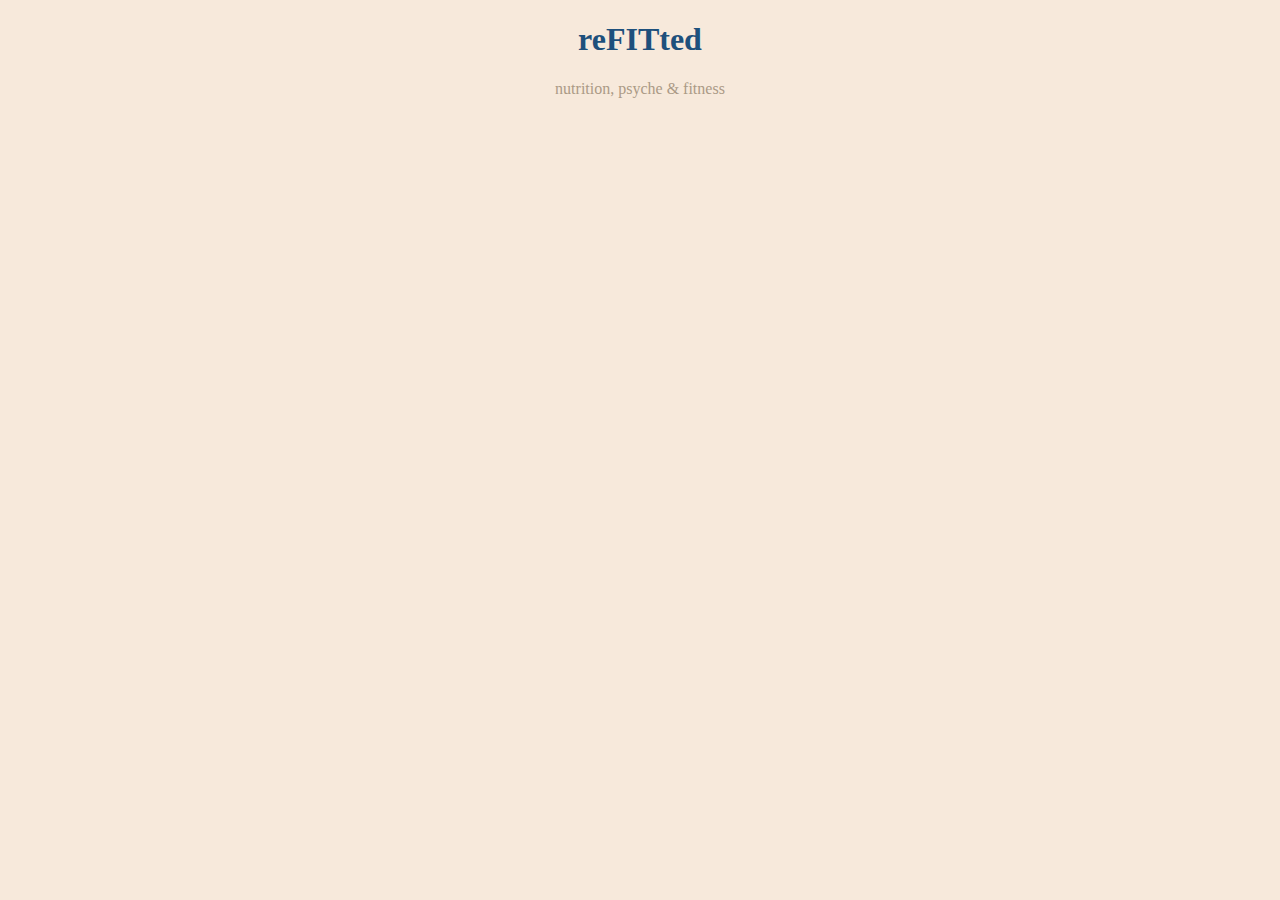
<file: unit_1/index.html>
<!DOCTYPE html>
<html>
<head>
	<title>reFITted</title>
	<link rel="stylesheet" type="text/css" href="css/style.css">
</head>
<body>
	<h1 align="center">reFITted</h1>
	<p align="center">nutrition, psyche & fitness</p>

</body>
</html>
</file>
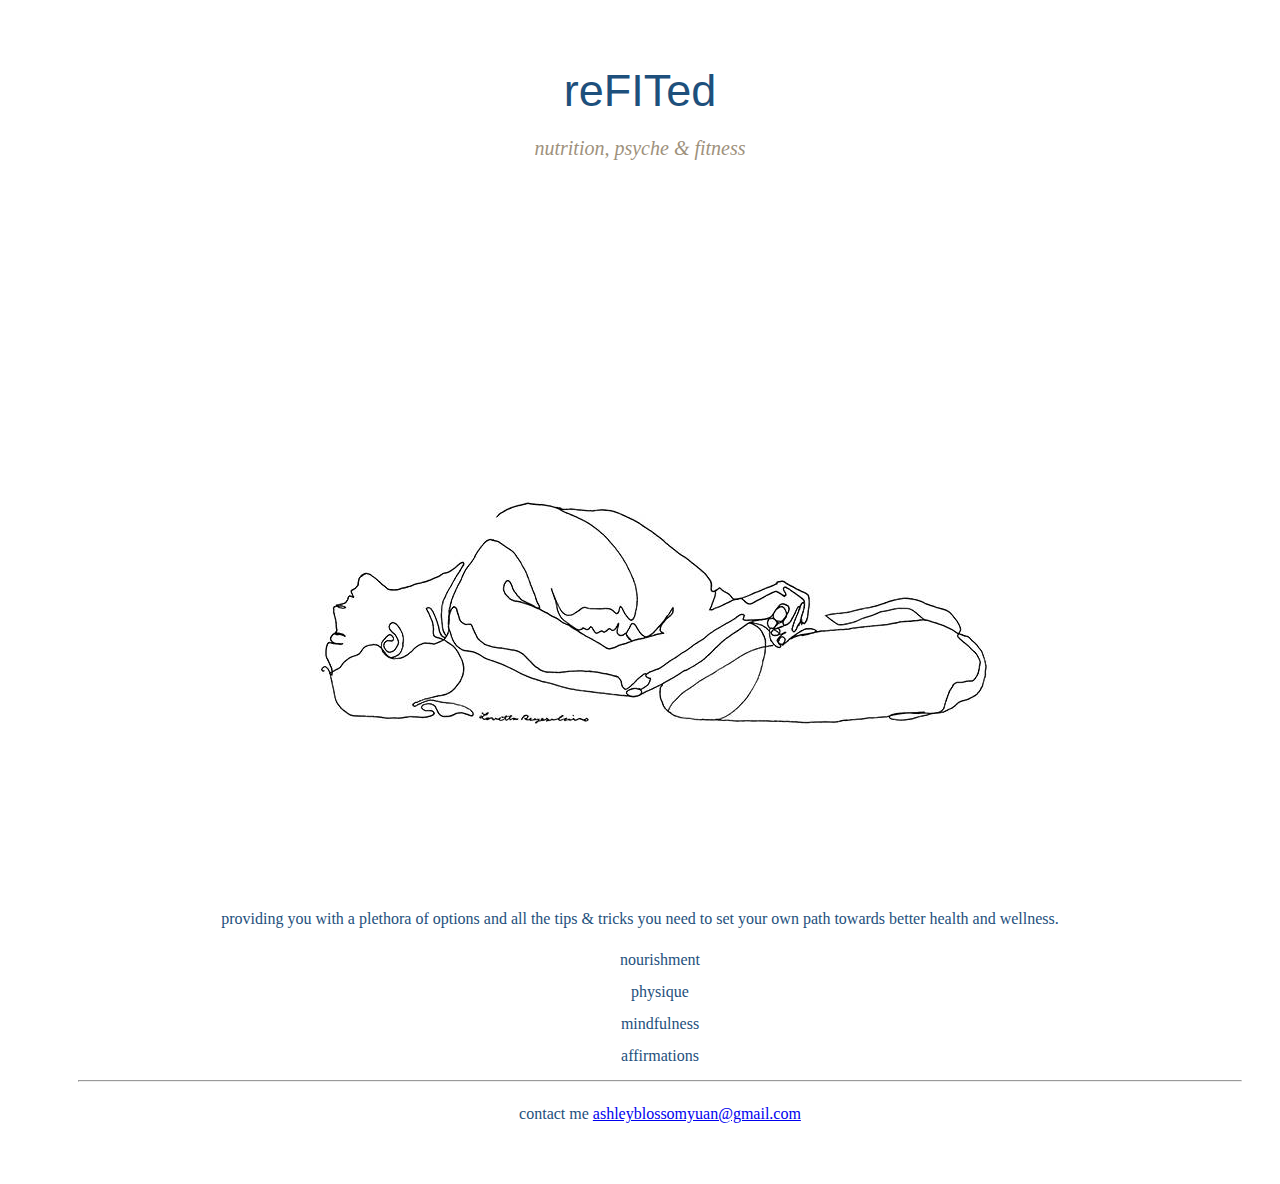
<file: unit_3/index.html>
<!DOCTYPE html>
<html>
<head>
	<title>reFITed</title>
	<link rel="stylesheet" type="text/css" href="css/style.css">
</head>
<body>
	<h1>reFITed</h1>

	<h2 id="slogan">nutrition, psyche & fitness</h2>
	<img src="images/homepagegirlyoga.jpg">
	<p>providing you with a plethora of options and all the tips & tricks you need to set your own path towards better health and wellness.</p>
	<ul>
		<li>nourishment</li>
		<li>physique</li>
		<li>mindfulness</li>
		<li>affirmations</li>
	<hr>
	<p>contact me <a href="mailto:ashleyblossyuan@gmail.com">ashleyblossomyuan@gmail.com</a></p>
</body>
</html>
</file>
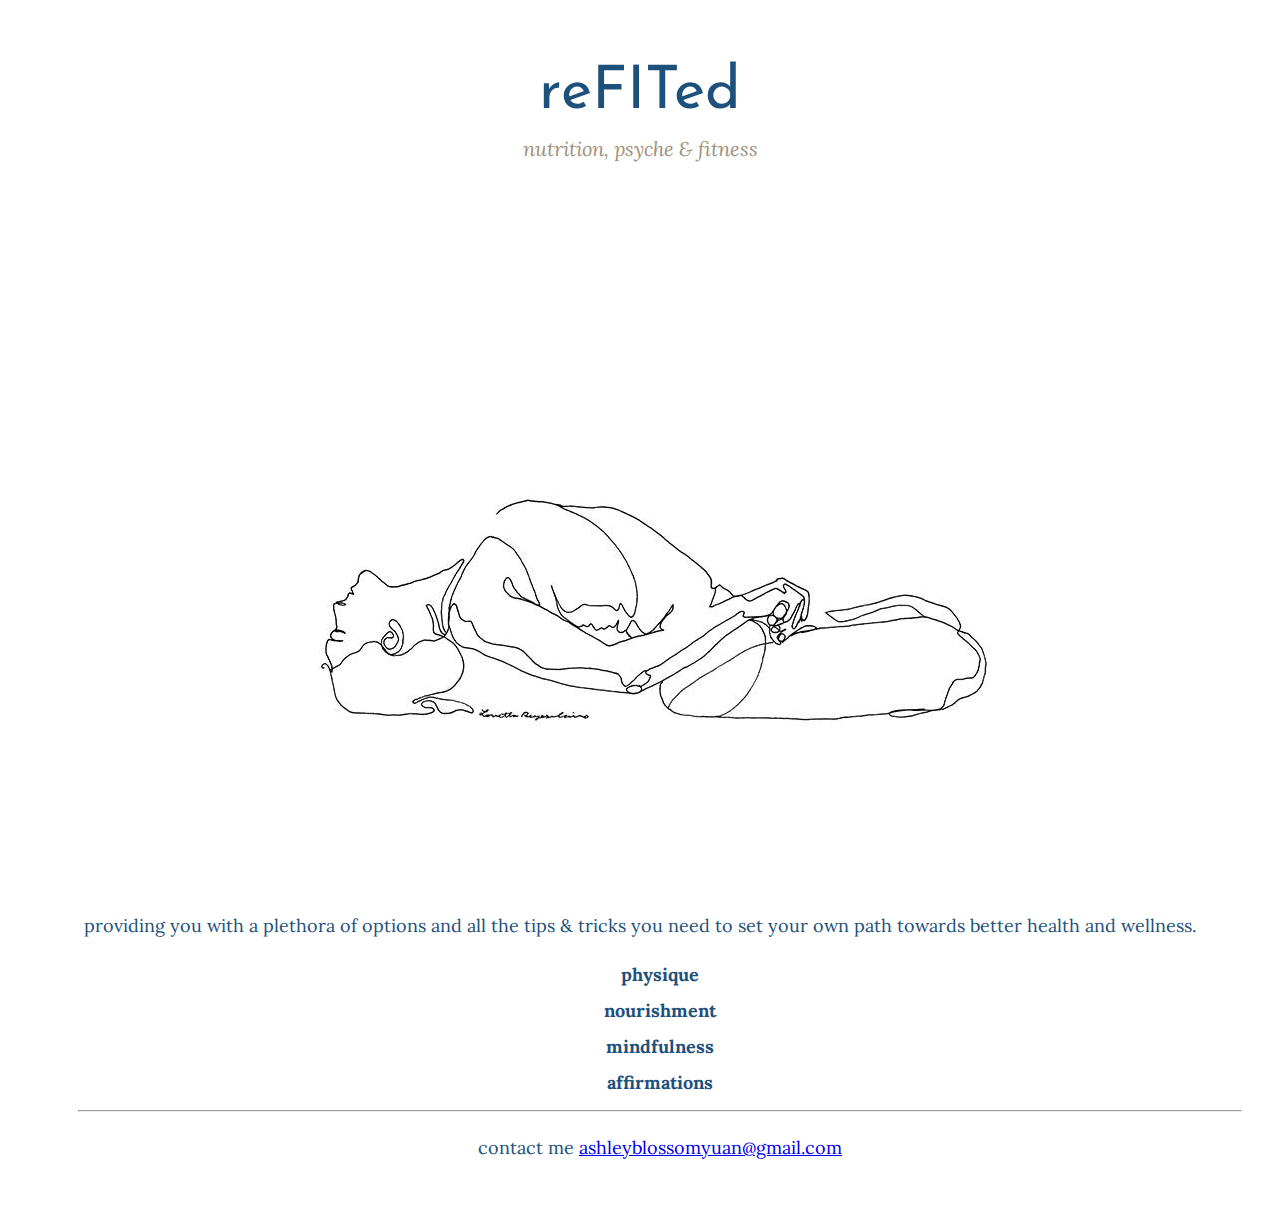
<file: unit_4/index.html>
<!DOCTYPE html>
<html>
<head>
	<title>reFITed</title>
	<link rel="stylesheet" type="text/css" href="css/style.css">
</head>
<body>
	<h1>reFITed</h1>

	<h2 id="slogan">nutrition, psyche & fitness</h2>
	<img src="images/homepagegirlyoga.jpg">
	<p>providing you with a plethora of options and all the tips & tricks you need to set your own path towards better health and wellness.</p>
	<ul>
		<li>physique</li>
		<li>nourishment</li>
		<li>mindfulness</li>
		<li>affirmations</li>
	<hr>
	<p id="contact">contact me <a href="mailto:ashleyblossyuan@gmail.com">ashleyblossomyuan@gmail.com</a></p>
</body>
</html>
</file>
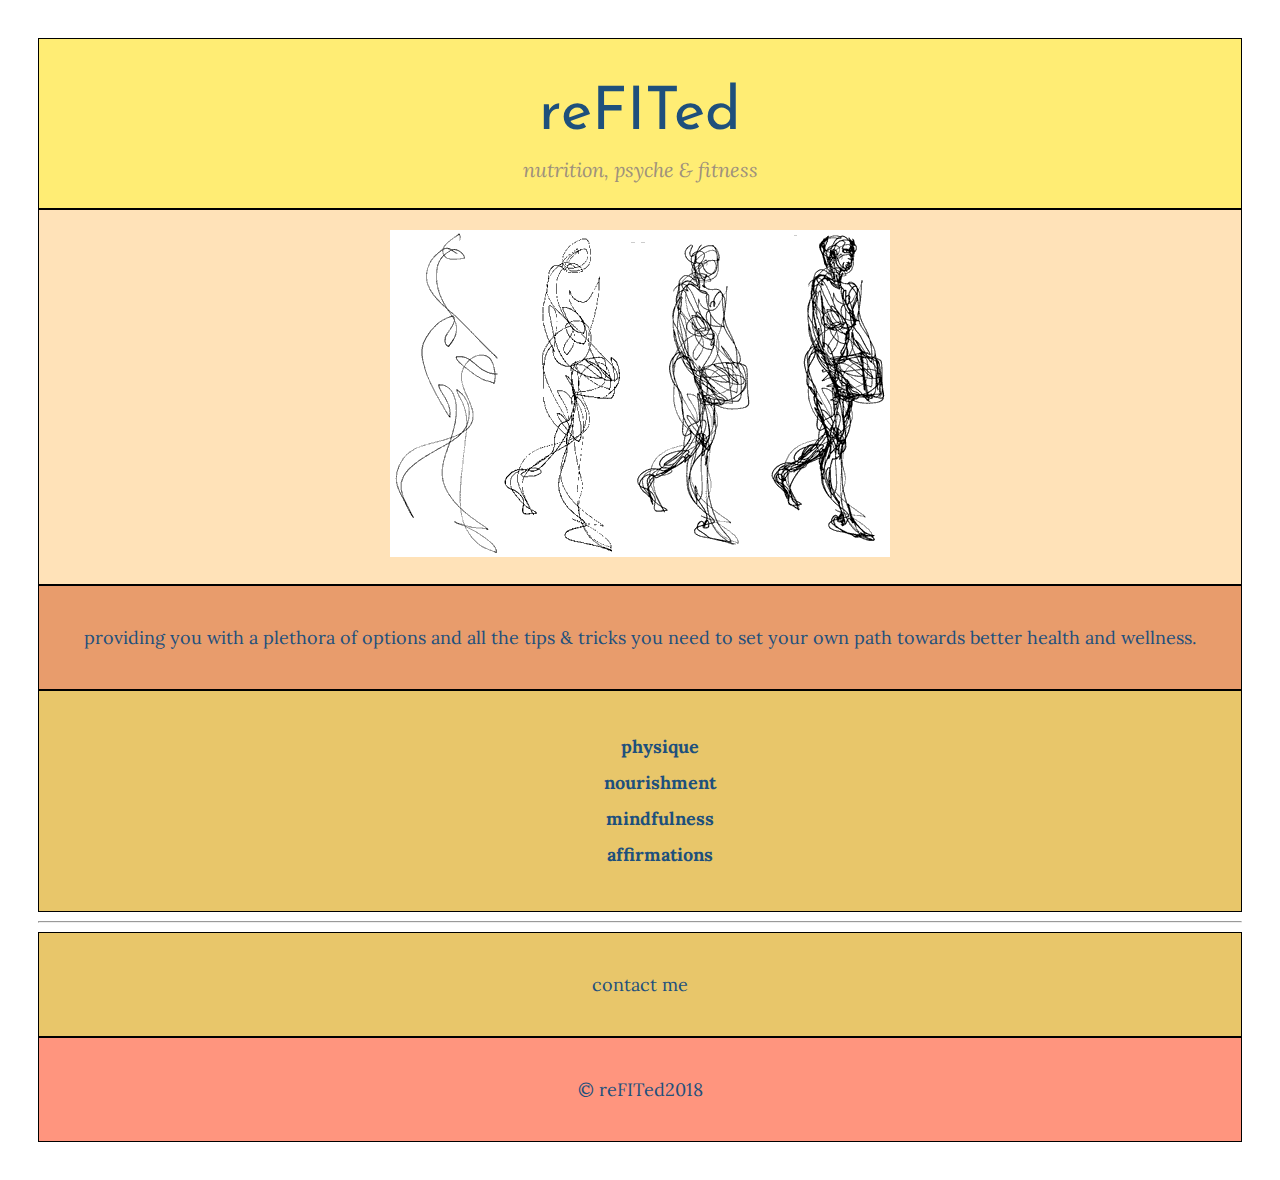
<file: unit_5/index.html>
<!DOCTYPE html>
<html>
<head>
	<title>reFITed</title>
	<link rel="stylesheet" type="text/css" href="css/style.css">
</head>
<body>
	<div class="wrapper">

	<header>
		<h1>reFITed</h1>
		<h2 id="slogan">nutrition, psyche & fitness</h2>
	</header>

	<section id="image">
			<img src="images/homepagesketch.jpg">
	</section>

	<main>
		<article>
			<p>providing you with a plethora of options and all the tips & tricks you need to set your own path towards better health and wellness.</p>
		</article>

		<nav id="nav_main">
			<ul>
				<li>physique</li>
				<li>nourishment</li>
				<li>mindfulness</li>
				<li>affirmations</li>
			</ul>
		</nav>
	</main>

	<hr>

	<nav id="nav_contact">
		<p id="contact">contact me <a href="mailto:ashleyblossyuan@gmail.com"></a></p>
	</nav>
	
	<footer>
		<p> &copy; reFITed2018 </p>
	</footer>

	</div>
</body>
</html>
</file>
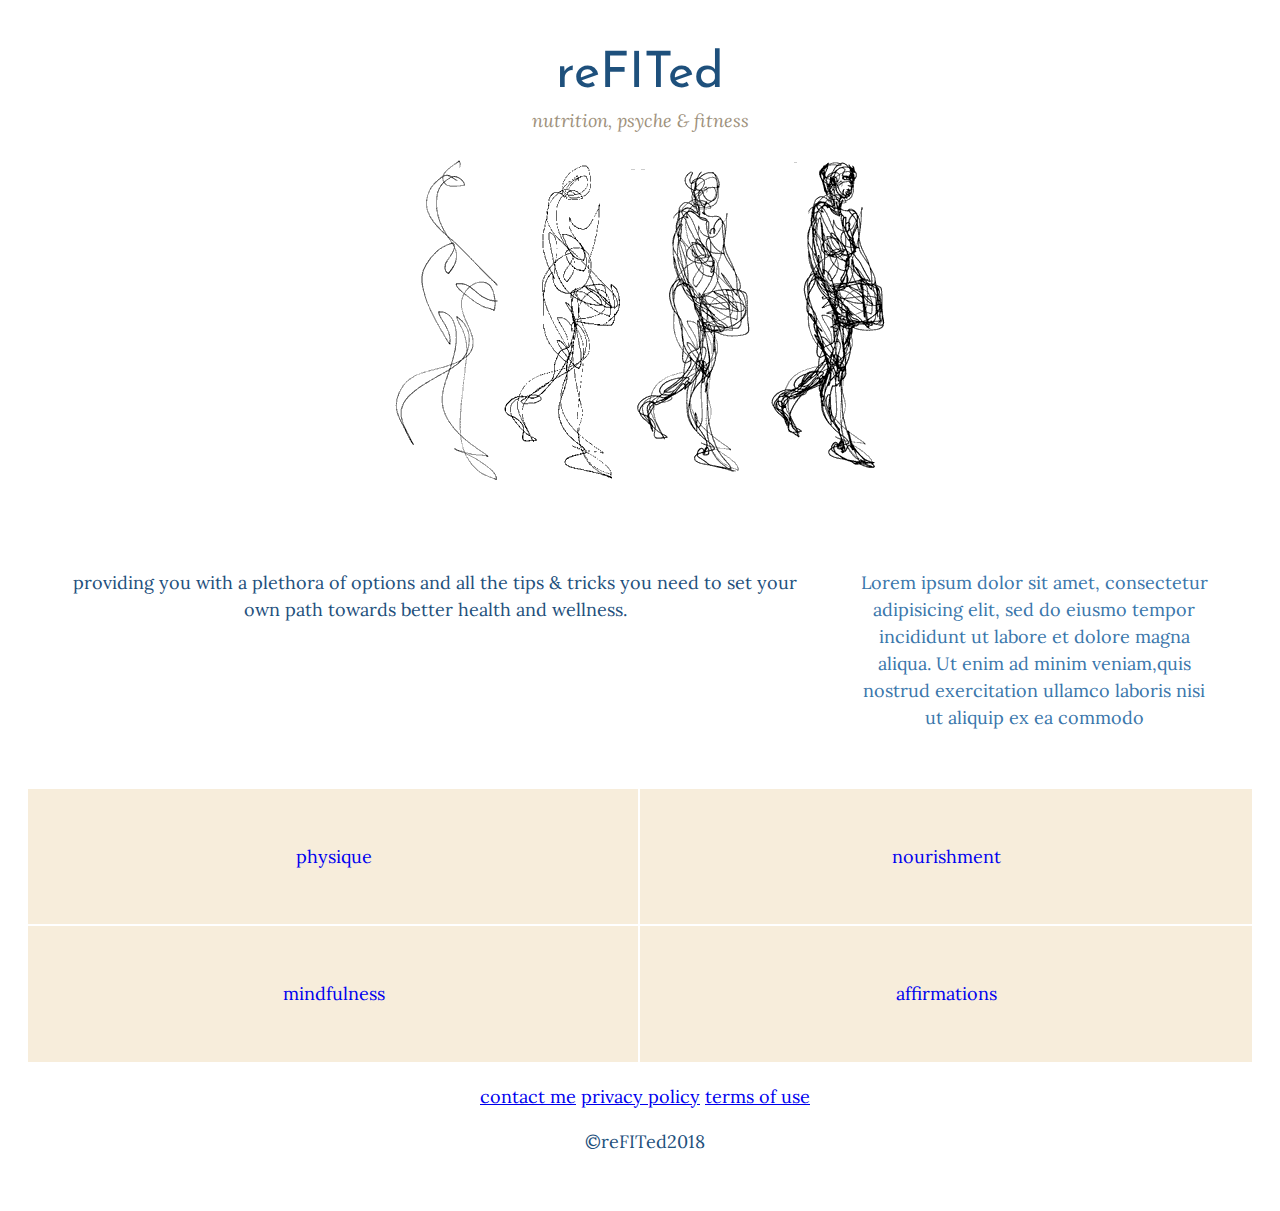
<file: unit_6/index.html>
<!DOCTYPE html>
<html>
<head>
	<title>reFITed</title>
	<link rel="stylesheet" type="text/css" href="css/style.css">
</head>
<body>
	<div class="wrapper">

	<header>
		<h1>reFITed</h1>
		<h2 id="slogan">nutrition, psyche & fitness</h2>
	</header>

	<section id="image">
			<img src="images/homepagesketch.jpg">
	</section>

	<main>
		<section id="two_column" class="clearfix">
			<article id="left">
				<p>providing you with a plethora of options and all the tips & tricks you need to set your own path towards better health and wellness.</p>
			</article>

			<aside id="right">
				<p>Lorem ipsum dolor sit amet, consectetur adipisicing elit, sed do eiusmo tempor incididunt ut labore et dolore magna aliqua. Ut enim ad minim veniam,quis nostrud exercitation ullamco laboris nisi ut aliquip ex ea commodo</p>
			</aside>

		</section>

		<nav id="nav_pages">
			<ul>
				<li> <a href="#">physique</a></li>
				<li> <a href="#">nourishment</a></li>
				<li> <a href="#">mindfulness</a></li>
				<li> <a href="#">affirmations</a></li>
			</ul>
		</nav>

	</main>

	<hr>
	
	<footer>
		<a href="mailto:ashleyblossyuan@gmail.com">contact me</a>
		<a href="#">privacy policy</a>
		<a href="#">terms of use</a>
		<p>&copy;reFITed2018</p>
	</footer>

	</div>
</body>
</html>
</file>
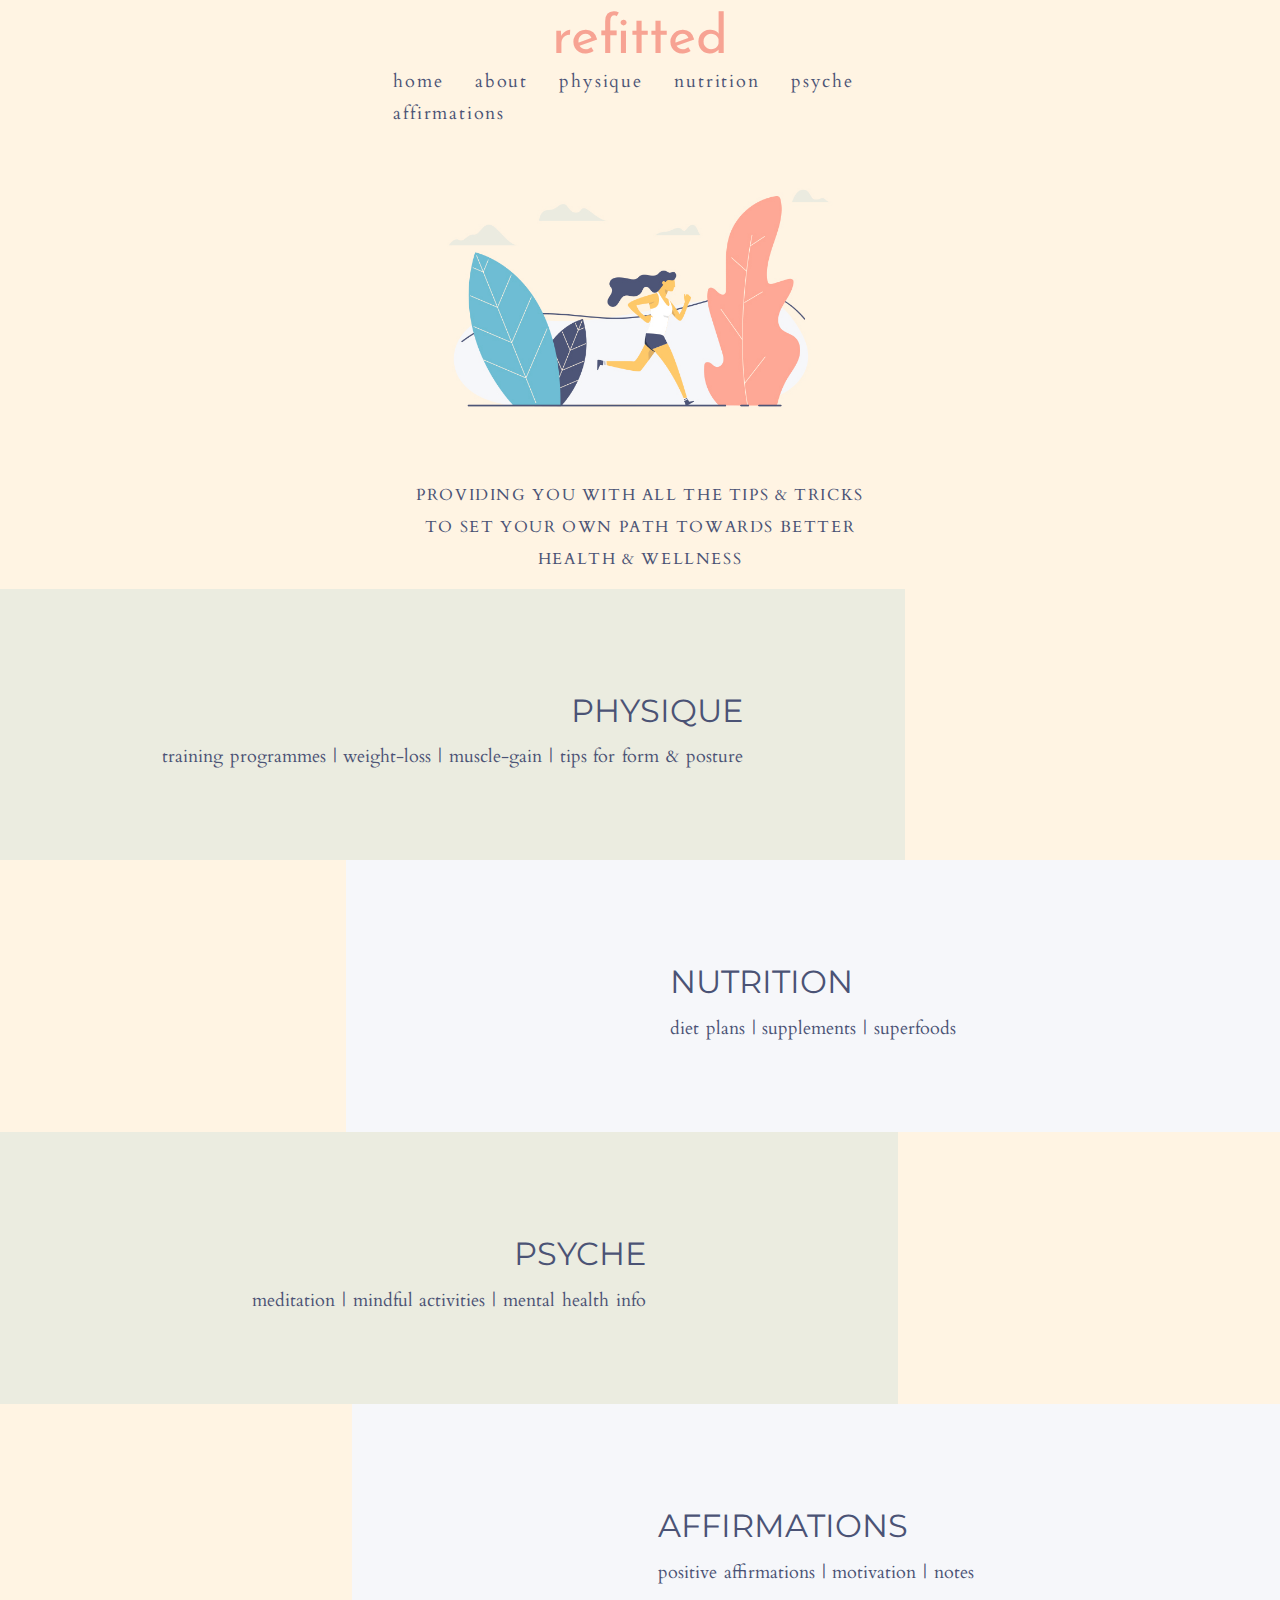
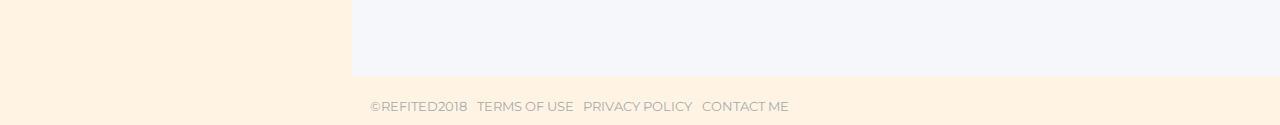
<file: unit_9/index.html>
<!DOCTYPE html>
<html>
<meta name="viewport" content="width=device-width, initial-scale=1">

<head>
	<title>refitted</title>
	<link rel="stylesheet" type="text/css" href="css/reset.css">
	<link rel="stylesheet" type="text/css" href="css/style.css">
</head>


<body>
	<div class="wrapper">

	<header>
		<h1>refitted</h1>
	</header>

	<nav class="clearfix" id="nav1">
		<a id="nav_home" href=#>home</a>
		<a id="nav_about" href=#>about</a>
		<a id="nav_physique" href=#>physique</a>
		<a id="nav_nutrition" href=#>nutrition</a>
		<a id="nav_psyche" href=#>psyche</a>
		<a id="nav_affirmations" href=#>affirmations</a>
	</nav>

	<section id="image">
			<img src="images/run.jpg">
	</section>

	<main>
		<article>
			<p>providing you with all the tips & tricks to set your own path towards better health & wellness</p>
		</article>
	</main>

	<div id="description" class="clearfix">
	
		<section class="clearfix" id="section_physique">
			<h2>physique</h2>
			<p>training programmes | weight-loss | muscle-gain | tips for form & posture</p>
		</section>

		<section class="clearfix" id="section_nutrition">
			<h2>nutrition</h2>
			<p>diet plans | supplements | superfoods</p>
		</section>

		<section class="clearfix" id="section_psyche">
			<h2>psyche</h2>
			<p>meditation | mindful activities | mental health info</p>
		</section>

		<section class="clearfix" id="section_affirmations">
			<h2>affirmations</h2>
			<p>positive affirmations | motivation | notes</p>
		</section>
	</div>

	<footer>
		<nav id="nav2">
			<a id="contact" href="mailto:ashleyblossyuan@gmail.com">contact me</a>
			<a id="privacy" href="#">privacy policy</a>
			<a id="terms" ref="#">terms of use</a>
			<p id="copy">&copy;reFITed2018</p>
		</nav>
	</footer>

	</div>
</body>
</html>
</file>
<file: unit_1/css/style.css>
body {
	background-color: #F7E9DB;
}

h1{
	color: #1E507C;
}

p{
	color:#AB9A86;
}
</file>
<file: unit_3/css/style.css>
body {
	text-align:center;
	padding:30px;
	background: white;
	font-family: garamond, serif;
	color: #1E507C
}

h1{
	font-family:futura, sans-serif;
	font-weight:normal;
	font-size:45px;
	line-height:1;
}
h2{
	font-size:20px;
	font-weight:lighter;
	line-height:0.5;
}
#slogan{
	font-style: italic;
	color:#9E917C;
}
ul{
	list-style-type: none;
	line-height:2;
}
</file>
<file: unit_4/css/style.css>
@import url('https://fonts.googleapis.com/css?family=Cardo|Crimson+Text|Josefin+Sans|Lora');

h1{
	font-family:'Josefin Sans', sans-serif;
	font-weight:normal;
	font-size:60px;
	line-height:0.5em;
}
#slogan{
	font-style: italic;
	color:#9E917C;
	font-size:20px;
	font-weight:lighter;
	line-height:0.1em;
}
body {
	text-align:center;
	padding: 30px;
	font-family: 'Lora', serif;
	font-size: 18px;
	line-height: 1.5em;
	color: #1E507C;
}
ul{
	list-style-type: none;
	line-height:2em;
	text-align: center;
	font-weight: bold;
}
#contact{
	font-weight: lighter;
}
</file>
<file: unit_5/css/style.css>
@import url('https://fonts.googleapis.com/css?family=Cardo|Crimson+Text|Josefin+Sans|Lora');

header{
	background-color: #FFED74;
	border: 1px black solid;
	padding: 20px;
}
#image{
	background-color:#FFE2B8;
	border: 1px black solid;
	padding: 20px;
}
article{
	background-color:#E89C6C;
	border: 1px black solid;
	padding: 20px;
}
nav{
	background-color:#E8C66A;
	border: 1px black solid;
	padding: 20px;
}
footer{
	background-color:#FF957E;
	border: 1px black solid;
	padding: 20px;
}

h1{
	font-family:'Josefin Sans', sans-serif;
	font-weight:normal;
	font-size:60px;
	line-height:0.5em;
}
#slogan{
	font-style: italic;
	color:#9E917C;
	font-size:20px;
	font-weight:lighter;
	line-height:0.1em;
}
body {
	text-align:center;
	padding: 30px;
	font-family: 'Lora', serif;
	font-size: 18px;
	line-height: 1.5em;
	color: #1E507C;
}
ul{
	list-style-type: none;
	line-height:2em;
	text-align: center;
	font-weight: bold;
}
#contact{
	font-weight: lighter;
}
</file>
<file: unit_6/css/style.css>
@import url('https://fonts.googleapis.com/css?family=Cardo|Crimson+Text|Josefin+Sans|Lora');

body {
	text-align:center;
	padding: 20px;
	font-family: 'Lora', serif;
	font-size: 18px;
	line-height: 1.5em;
	color: #1E507C;
}

#image{
	background-color:white;
	padding: 20px;
}

h1{
	font-family:'Josefin Sans', sans-serif;
	font-weight:normal;
	font-size:50px;
	line-height:0.5em;
}
#slogan{
	font-style: italic;
	color:#9E917C;
	font-size:18px;
	font-weight:lighter;
	line-height:0.1em;
}

aside{
	color: #3A76AB;
}

ul{
	list-style-type: none;
	padding: 0;
	margin: 0;
}

li{
	float:left;
	width: 50%;
	height: 50%;
	outline: 2px solid white;
	text-align: center;
	line-height: 4em;
	background-color: #F7EDDB;
}

nav a{
	text-decoration: none;
	display: inline-block;
	margin: 1.8em;
}

footer {
	text-align: center;
	display: block;
	padding: 10px 0 10px 10px;
}

#two_column {
	border: 1px black none;
	padding: 20px;
}

#left {
	padding: 20px;
	float: left;
	width: 62%;
}

#right {
	padding:20px;
	float: right;
	width: 30%;
}

.clearfix:after {
	visibility: hidden;
	display: block;
	font-size: 0;
	content: " ";
	clear: both;
	height: 0;
}
</file>
<file: unit_9/css/style.css>
@import url('https://fonts.googleapis.com/css?family=Cardo|Crimson+Text|Josefin+Sans|Lora|Montserrat');

body {
	background-color: #FFF4E3;;
	font-family: cardo, sans-serif;
	font-size: 18px;
	line-height: 1.5em;
}

h1{
	font-family:'Josefin Sans', sans-serif;
	font-weight:normal;
	font-size: 3em;
	text-align: center;
	letter-spacing: 0em;
	padding: 2% 2% 1% 2%;
	color: #F7A393;
}

#nav_home, #nav_about, #nav_physique, #nav_nutrition, #nav_psyche, #nav_affirmations {
	text-decoration: none;
	letter-spacing: 0.1em;
	display: block;
	float: left;
	padding: 0.5% 3%;
	border: 0;
	margin: 0 auto;
	text-align: center;
	color: #4B5375;
}

#nav1 {
	padding: 0 29.5%;
}

img{
	background-color:white;
	width: 35%;
	margin: 0 auto;
	display: block;
}

article{
	font-family: cardo, sans-serif;
	font-size: 0.9em;
	text-transform: uppercase;
	text-align: center;
	letter-spacing: 0.1em;
	padding: 1% 32%;
	color: #4B5375;
}

.column {
	float:left;
	width: 20.88%;
	height: 40%;
	padding: 2%;
	text-align: center;
	margin: 0 auto;
}

#column1, #column2, #column3, #column4 {
	background-color: #101657;
	border: solid white 0.05em;
	color: white;
}

article {
	font-size: 0.9em;
	text-transform: uppercase;
	letter-spacing: 0.1em;
	line-height:2em;
}

#description {
	text-align: center;
	word-spacing: 0.1em;
	color: #4B5375;
}

#section_physique {
	text-align: right;
	float: left;
	padding: 5em 9em;
	margin: 0 auto;
	background-color: #EBECE0;
}

#section_nutrition {
	text-align: left;
	float: right;
	padding: 5em 18em;
	margin: 0 auto;
	background-color: #F6F7FA;
}

#section_psyche {
	text-align: right;
	float: left;
	padding: 5em 14em;
	margin: 0 auto;
	background-color: #EBECE0;
}

#section_affirmations {
	text-align: left;
	float: right;
	padding: 5em 17em;
	margin: 0 auto;
	background-color: #F6F7FA;
}

h2 {
	font-family: montserrat, sans-serif;
	font-size: 1.8em;
	text-transform: uppercase;
	line-height: 2em;
}

.clearfix:after {
	visibility: hidden;
	display: block;
	content: "";
	clear: both;
	height: 0;
	font-size: 0;
}

a:hover {
	border-bottom-color: #4B5375;
	color: #4B5375;
}

footer {
	font-family: montserrat, sans-serif;
	font-size: 0.7em;
	float: none;
	text-align: center;
	text-transform: uppercase;
	display: inline;
	color: #FFF;
}

#nav2 {
	display: block;
	padding: 1% 38% 1% 25%;
}

#contact, #privacy, #terms, #copy {
	background-color: #FFF4E3;
	color: #aaaaaa;
	text-decoration: none;
	float: right;
	padding: 1%;
}


@media only screen and (max-width: 768px) {
	img {
		width: 80%;
	}

}
</file>
